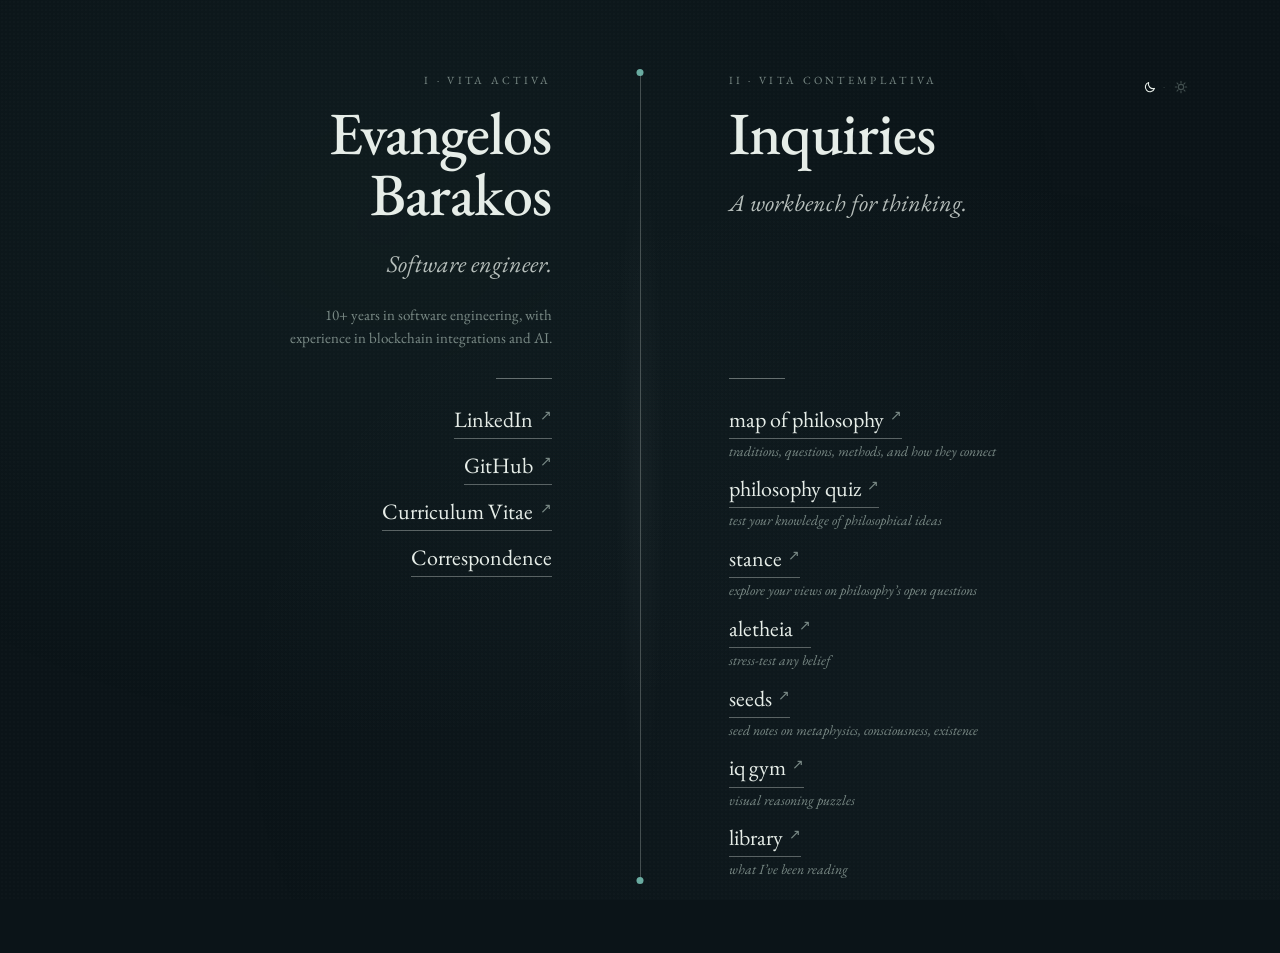
<file: index.html>
<!DOCTYPE HTML>
<html lang="en">
	<head>
		<title>Evangelos Barakos</title>
		<meta charset="utf-8" />
		<meta name="viewport" content="width=device-width, initial-scale=1" />
		<meta name="description" content="Evangelos Barakos — software engineer. 10+ years in software engineering, with experience in blockchain integrations and AI. Inquiries: a workbench for thinking." />
		<meta name="theme-color" content="#0b1418" />
		<meta name="color-scheme" content="dark light" />
		<link rel="canonical" href="https://www.ebarakos.com/" />

		<script>
			(function () {
				try {
					var saved = localStorage.getItem('theme');
					document.documentElement.setAttribute('data-theme', saved === 'light' ? 'light' : 'dark');
				} catch (_) {
					document.documentElement.setAttribute('data-theme', 'dark');
				}
			})();
		</script>

		<meta property="og:title" content="Evangelos Barakos" />
		<meta property="og:description" content="Software engineer. 10+ years in software engineering, with experience in blockchain integrations and AI. Inquiries: a workbench for thinking." />
		<meta property="og:type" content="website" />
		<meta property="og:url" content="https://www.ebarakos.com/" />
		<meta property="og:image" content="https://www.ebarakos.com/assets/og-image-v5.png" />
		<meta property="og:image:width" content="1200" />
		<meta property="og:image:height" content="630" />
		<meta name="twitter:card" content="summary_large_image" />
		<meta name="twitter:title" content="Evangelos Barakos" />
		<meta name="twitter:description" content="Software engineer. 10+ years in software engineering, with experience in blockchain integrations and AI. Inquiries: a workbench for thinking." />
		<meta name="twitter:image" content="https://www.ebarakos.com/assets/og-image-v5.png" />

		<link rel="preload" href="assets/fonts/eb-garamond-latin.woff2" as="font" type="font/woff2" crossorigin />
		<link rel="preload" href="assets/fonts/eb-garamond-latin-italic.woff2" as="font" type="font/woff2" crossorigin />
		<link rel="stylesheet" href="assets/css/main.css" />

		<link rel="icon" href="assets/favicon.svg" type="image/svg+xml" />
		<link rel="alternate icon" href="assets/favicon.ico" />
		<link rel="apple-touch-icon" href="assets/apple-touch-icon.png" />

		<script type="application/ld+json">
		{
			"@context": "https://schema.org",
			"@type": "Person",
			"name": "Evangelos Barakos",
			"url": "https://www.ebarakos.com/",
			"email": "mailto:e.mparakos@gmail.com",
			"knowsAbout": ["Software engineering", "Blockchain integrations", "Philosophy"],
			"sameAs": [
				"https://www.linkedin.com/in/ebarakos",
				"https://github.com/ebarakos"
			]
		}
		</script>
	</head>
	<body>
		<button class="theme-toggle" type="button" aria-label="Dark theme active. Click to switch to light.">
			<span class="theme-opt" data-opt="dark" aria-hidden="true">
				<svg viewBox="0 0 16 16" width="14" height="14" fill="none" stroke="currentColor" stroke-width="1.25" stroke-linecap="round" stroke-linejoin="round">
					<path d="M13.2 9.6A5.4 5.4 0 0 1 6.4 2.8a5.4 5.4 0 1 0 6.8 6.8Z" />
				</svg>
			</span>
			<span class="theme-sep" aria-hidden="true"> · </span>
			<span class="theme-opt" data-opt="light" aria-hidden="true">
				<svg viewBox="0 0 16 16" width="14" height="14" fill="none" stroke="currentColor" stroke-width="1.25" stroke-linecap="round" stroke-linejoin="round">
					<circle cx="8" cy="8" r="3" />
					<path d="M8 1.5v1.8M8 12.7v1.8M1.5 8h1.8M12.7 8h1.8M3.4 3.4l1.3 1.3M11.3 11.3l1.3 1.3M12.6 3.4l-1.3 1.3M4.7 11.3l-1.3 1.3" />
				</svg>
			</span>
		</button>

		<main class="shell">

			<section class="page page-left" aria-labelledby="name-heading">
				<div class="folio">I · Vita Activa</div>
				<div class="plate">
					<div class="plate-head">
						<h1 id="name-heading">Evangelos<br/>Barakos</h1>
						<p class="tagline">Software engineer.</p>
						<div class="bio">
							<p>10+ years in software engineering, with experience in blockchain integrations and AI.</p>
						</div>
					</div>
					<span class="rule"></span>
					<div class="plate-body">
						<nav aria-label="Professional links">
							<ul class="listing">
								<li><a href="https://www.linkedin.com/in/ebarakos" target="_blank" rel="noopener noreferrer">LinkedIn <span class="ext" aria-hidden="true">↗</span></a></li>
								<li><a href="https://github.com/ebarakos" target="_blank" rel="noopener noreferrer">GitHub <span class="ext" aria-hidden="true">↗</span></a></li>
								<li><a href="assets/cv.pdf" target="_blank" rel="noopener noreferrer">Curriculum Vitae <span class="ext" aria-hidden="true">↗</span></a></li>
								<li><a href="mailto:e.mparakos@gmail.com">Correspondence</a></li>
							</ul>
						</nav>
					</div>
				</div>
			</section>

			<div class="spine" aria-hidden="true"></div>

			<section class="page page-right" aria-labelledby="inquiries-heading">
				<div class="folio">II · Vita Contemplativa</div>
				<div class="plate">
					<div class="plate-head">
						<h2 id="inquiries-heading">Inquiries</h2>
						<p class="tagline">A workbench for thinking.</p>
					</div>
					<span class="rule"></span>
					<div class="plate-body">
						<nav aria-label="Personal projects">
							<ul class="listing">
								<li>
									<a href="https://map.ebarakos.com">map of philosophy <span class="ext" aria-hidden="true">↗</span></a>
									<em>traditions, questions, methods, and how they connect</em>
								</li>
								<li>
									<a href="https://quiz.ebarakos.com">philosophy quiz <span class="ext" aria-hidden="true">↗</span></a>
									<em>test your knowledge of philosophical ideas</em>
								</li>
								<li>
									<a href="https://stance.ebarakos.com">stance <span class="ext" aria-hidden="true">↗</span></a>
									<em>explore your views on philosophy&rsquo;s open questions</em>
								</li>
								<li>
									<a href="https://aletheia.ebarakos.com">aletheia <span class="ext" aria-hidden="true">↗</span></a>
									<em>stress-test any belief</em>
								</li>
								<li>
									<a href="https://philosophy.ebarakos.com">seeds <span class="ext" aria-hidden="true">↗</span></a>
									<em>seed notes on metaphysics, consciousness, existence</em>
								</li>
								<li>
									<a href="https://iq.ebarakos.com">iq gym <span class="ext" aria-hidden="true">↗</span></a>
									<em>visual reasoning puzzles</em>
								</li>
								<li>
									<a href="https://www.goodreads.com/user/show/115970348-evangelos-barakos" target="_blank" rel="noopener noreferrer">library <span class="ext" aria-hidden="true">↗</span></a>
									<em>what I&rsquo;ve been reading</em>
								</li>
							</ul>
						</nav>
					</div>
				</div>
			</section>

		</main>

		<script>
			(function () {
				var root = document.documentElement;
				var meta = document.querySelector('meta[name="theme-color"]');
				var btn = document.querySelector('.theme-toggle');
				var themeColors = { dark: '#0b1418', light: '#f4efe1' };
				function apply(theme) {
					root.setAttribute('data-theme', theme);
					if (meta) meta.setAttribute('content', themeColors[theme]);
					if (btn) btn.setAttribute('aria-label', theme === 'light' ? 'Light theme active. Click to switch to dark.' : 'Dark theme active. Click to switch to light.');
					try { localStorage.setItem('theme', theme); } catch (_) {}
				}
				btn.addEventListener('click', function () {
					apply(root.getAttribute('data-theme') === 'light' ? 'dark' : 'light');
				});
				apply(root.getAttribute('data-theme') || 'dark');
			})();
		</script>
	</body>
</html>
</file>
<file: assets/css/main.css>
/*
	Codex — ebarakos.com
	Two facing pages: Vita Activa (left) · Vita Contemplativa (right).
*/

/* Fonts — self-hosted EB Garamond (variable, wght 400–500), latin + greek subsets.
   Licensed under the SIL Open Font License: https://openfontlicense.org */
@font-face {
	font-family: "EB Garamond";
	font-style: normal;
	font-weight: 400 500;
	font-display: swap;
	src: url("../fonts/eb-garamond-latin.woff2") format("woff2");
	unicode-range: U+0000-00FF, U+0131, U+0152-0153, U+02BB-02BC, U+02C6, U+02DA, U+02DC, U+0304, U+0308, U+0329, U+2000-206F, U+20AC, U+2122, U+2191, U+2193, U+2212, U+2215, U+FEFF, U+FFFD;
}
@font-face {
	font-family: "EB Garamond";
	font-style: normal;
	font-weight: 400 500;
	font-display: swap;
	src: url("../fonts/eb-garamond-greek.woff2") format("woff2");
	unicode-range: U+0370-0377, U+037A-037F, U+0384-038A, U+038C, U+038E-03A1, U+03A3-03FF;
}
@font-face {
	font-family: "EB Garamond";
	font-style: italic;
	font-weight: 400 500;
	font-display: swap;
	src: url("../fonts/eb-garamond-latin-italic.woff2") format("woff2");
	unicode-range: U+0000-00FF, U+0131, U+0152-0153, U+02BB-02BC, U+02C6, U+02DA, U+02DC, U+0304, U+0308, U+0329, U+2000-206F, U+20AC, U+2122, U+2191, U+2193, U+2212, U+2215, U+FEFF, U+FFFD;
}
@font-face {
	font-family: "EB Garamond";
	font-style: italic;
	font-weight: 400 500;
	font-display: swap;
	src: url("../fonts/eb-garamond-greek-italic.woff2") format("woff2");
	unicode-range: U+0370-0377, U+037A-037F, U+0384-038A, U+038C, U+038E-03A1, U+03A3-03FF;
}

/* Reset */
html, body, div, span, h1, h2, p, a, em, ul, li, main, section, nav {
	margin: 0;
	padding: 0;
	border: 0;
	font-size: 100%;
	font: inherit;
	vertical-align: baseline;
}
ul { list-style: none; }
*, *:before, *:after { box-sizing: border-box; }

/* Tokens — dark (default) */
:root {
	color-scheme: dark light;
	--bg: #0b1418;
	--ink: #e6ede8;
	--muted: #7a8a86;
	--rule: rgba(230, 237, 232, 0.26);
	--accent: #6fb3a8;
	--accent-2: #8fbcc9;
	--glow-1: rgba(111, 179, 168, 0.05);
	--glow-2: rgba(143, 188, 201, 0.04);
	--noise: rgba(255, 255, 255, 0.03);
	--gutter-shadow: rgba(255, 255, 255, 0.03);
}

/* Tokens — light (parchment codex), user-opt-in via toggle */
:root[data-theme="light"] {
	--bg: #f4efe1;
	--ink: #1c1914;
	--muted: #6a6253;
	--rule: rgba(28, 25, 20, 0.22);
	--accent: #356b60;
	--accent-2: #4e6f7b;
	--glow-1: rgba(53, 107, 96, 0.05);
	--glow-2: rgba(78, 111, 123, 0.04);
	--noise: rgba(28, 25, 20, 0.035);
	--gutter-shadow: rgba(28, 25, 20, 0.05);
}

/* Base */
html, body { height: 100%; }
body {
	font-family: "EB Garamond", serif;
	color: var(--ink);
	background: var(--bg);
	font-size: 18px;
	line-height: 1.55;
	transition: background-color 0.35s ease, color 0.35s ease;
}

/* Ambient glows + fine noise */
body::before {
	content: "";
	position: fixed; inset: 0;
	background:
		radial-gradient(ellipse at 30% 25%, var(--glow-1), transparent 55%),
		radial-gradient(ellipse at 75% 80%, var(--glow-2), transparent 55%);
	pointer-events: none;
	z-index: 0;
}
body::after {
	content: "";
	position: fixed; inset: 0;
	background-image: radial-gradient(var(--noise) 1px, transparent 1px);
	background-size: 4px 4px;
	opacity: 0.5;
	pointer-events: none;
	z-index: 0;
}

/* Layout: two facing pages with a hairline spine. Both pages share the shell's four
   rows (folio · head · rule · body) through subgrid, so the folios, rules and listings
   line up across the spine whatever each side holds. */
.shell {
	position: relative;
	min-height: 100%;
	display: grid;
	grid-template-columns: 1fr 1px 1fr;
	grid-template-rows: auto auto auto auto;
	align-content: center;
	padding: 72px 0;
	animation: fade 1.3s ease both;
	z-index: 1;
}
/* Gutter shadow — simulates the inner curve of an open book */
.shell::before {
	content: "";
	position: absolute;
	left: 50%;
	top: 10%; bottom: 10%;
	width: 56px;
	transform: translateX(-50%);
	background: radial-gradient(ellipse at center, var(--gutter-shadow) 0%, transparent 70%);
	pointer-events: none;
	z-index: 0;
}
@keyframes fade { from { opacity: 0; } to { opacity: 1; } }

.spine {
	grid-column: 2;
	grid-row: 1 / -1;
	background: var(--rule);
	width: 1px;
	position: relative;
	z-index: 1;
}
.spine::before, .spine::after {
	content: "";
	position: absolute;
	left: 50%; transform: translateX(-50%);
	width: 7px; height: 7px; border-radius: 50%;
	background: var(--accent);
	opacity: 0.95;
}
.spine::before { top: -3px; }
.spine::after  { bottom: -3px; }

.page {
	grid-row: 1 / -1;
	display: grid;
	grid-template-rows: subgrid;
	padding: 0 88px;
	position: relative;
	z-index: 1;
}
.page-left  { text-align: right; }
.page-right { text-align: left; }

.folio {
	font-size: 11px;
	letter-spacing: 0.3em;
	text-transform: uppercase;
	color: var(--muted);
	margin-bottom: 14px;
}

/* The plate's children (head · rule · body) sit directly on the page's subgrid rows. */
.plate { display: contents; }

/* Display headings — h1 and h2 share the same plate-title style */
h1, h2 {
	font-family: "EB Garamond", serif;
	font-weight: 500;
	font-size: 60px;
	line-height: 1.02;
	letter-spacing: -0.015em;
}
h1 em, h2 em {
	color: var(--accent);
	font-style: italic;
	font-weight: 500;
}
.tagline {
	font-family: "EB Garamond", serif;
	font-style: italic;
	font-weight: 400;
	color: var(--ink);
	opacity: 0.78;
	font-size: 24px;
	line-height: 1.4;
	margin-top: 22px;
	max-width: 440px;
	text-wrap: balance;
}
.page-left .tagline { margin-left: auto; }

.bio {
	font-family: "EB Garamond", serif;
	font-size: 15px;
	line-height: 1.55;
	color: var(--muted);
	margin-top: 22px;
	max-width: 440px;
	text-wrap: balance;
}
.bio p { margin: 0; }
.bio p + p { margin-top: 4px; }
.page-left .bio { margin-left: auto; text-align: right; }

.rule {
	display: block;
	width: 56px; height: 1px;
	background: var(--ink);
	opacity: 0.4;
	margin: 28px 0 24px 0;
}
.page-left .rule  { justify-self: end; }
.page-right .rule { justify-self: start; }

/* Listings */
.listing {
	display: flex;
	flex-direction: column;
	gap: 10px;
	font-size: 22px;
}
.listing a {
	color: var(--ink);
	text-decoration: none;
	position: relative;
	display: inline-block;
	padding-bottom: 2px;
	transition: color .2s;
	background-image: linear-gradient(
		color-mix(in srgb, currentColor 35%, transparent),
		color-mix(in srgb, currentColor 35%, transparent)
	);
	background-repeat: no-repeat;
	background-position: 0 100%;
	background-size: 100% 1px;
}
.listing a::after {
	content: "";
	position: absolute;
	left: 0; right: 0; bottom: 0;
	height: 1px;
	background: var(--accent);
	transform: scaleX(0);
	transform-origin: right;
	transition: transform .3s ease;
}
.page-right .listing a::after { transform-origin: left; }
.listing a:hover { color: var(--accent); }
.listing a:hover::after { transform: scaleX(1); }
.listing a:focus-visible { color: var(--accent); outline: none; }
.listing a:focus-visible::after { transform: scaleX(1); }
.listing a .ext {
	display: inline-block;
	font-size: 0.62em;
	color: var(--muted);
	margin-left: 0.2em;
	vertical-align: 0.45em;
	letter-spacing: 0;
	transition: color .25s ease, transform .25s ease;
}
.listing a:hover .ext,
.listing a:focus-visible .ext { color: var(--accent); transform: translate(1px, -1px); }
.listing em {
	display: block;
	font-size: 14px;
	color: var(--muted);
	margin-top: 2px;
	font-style: italic;
}
.page-left .listing { align-items: flex-end; }

/* Theme toggle — a small typographic switch, top-right of viewport */
.theme-toggle {
	position: fixed;
	top: 72px;
	right: 88px;
	z-index: 3;
	background: none;
	border: 0;
	padding: 6px 4px;
	font: inherit;
	font-size: 11px;
	letter-spacing: 0.28em;
	text-transform: uppercase;
	color: var(--muted);
	cursor: pointer;
	display: inline-flex;
	align-items: center;
	gap: 0;
}
.theme-toggle .theme-opt { transition: color 0.25s ease, opacity 0.25s ease; opacity: 0.5; display: inline-flex; align-items: center; }
.theme-toggle .theme-opt svg { display: block; }
.theme-toggle .theme-sep { padding: 0 6px; opacity: 0.35; }
:root[data-theme="dark"] .theme-opt[data-opt="dark"],
:root[data-theme="light"] .theme-opt[data-opt="light"] { color: var(--ink); opacity: 1; }
:root[data-theme="dark"] .theme-toggle:hover .theme-opt[data-opt="light"],
:root[data-theme="light"] .theme-toggle:hover .theme-opt[data-opt="dark"] { color: var(--accent); opacity: 1; }
.theme-toggle:focus-visible { outline: 1px solid var(--accent); outline-offset: 4px; }

/* Reduced motion */
@media (prefers-reduced-motion: reduce) {
	*, *::before, *::after {
		animation-duration: 0.01ms !important;
		transition-duration: 0.01ms !important;
	}
}

/* Intermediate: narrow laptop / large tablet */
@media (min-width: 901px) and (max-width: 1180px) {
	.shell { padding: 56px 0; }
	.page { padding: 0 56px; }
	h1, h2 { font-size: 48px; }
	.listing { font-size: 20px; }
	.tagline { font-size: 21px; }
	.bio { font-size: 14px; }
}

/* Mobile */
@media (max-width: 900px) {
	.shell {
		grid-template-columns: 1fr;
		grid-template-rows: auto;
		min-height: 100%;
		padding: 0;
	}
	.shell::before { display: none; }

	.spine {
		grid-column: auto;
		grid-row: auto;
		width: 100%;
		height: 56px;
		background: none;
		display: grid;
		place-items: center;
		margin: 0;
	}
	.spine::before {
		content: "";
		grid-area: 1 / 1;
		position: static;
		transform: none;
		width: 72%; height: 1px;
		background: linear-gradient(to right,
			var(--rule) calc(50% - 24px), transparent 0,
			transparent calc(50% + 24px), var(--rule) 0);
		border-radius: 0;
		top: auto;
		opacity: 1;
		justify-self: center;
	}
	.spine::after {
		content: "✦";
		grid-area: 1 / 1;
		position: static;
		transform: none;
		width: auto; height: auto;
		border-radius: 0;
		background: none;
		color: var(--accent);
		font-size: 18px;
		padding: 0 16px;
		opacity: 0.9;
		bottom: auto;
		z-index: 1;
	}

	.page { grid-row: auto; display: block; padding: 48px 28px; }
	.page-left, .page-right { text-align: left; }
	.page-left .listing { align-items: flex-start; }
	.page-left .tagline { margin-left: 0; }
	.page-left .bio { margin-left: 0; text-align: left; }
	.page-left .rule { justify-self: start; }
	h1, h2 { font-size: 40px; }
	.listing { font-size: 20px; }
	.tagline { font-size: 20px; margin-top: 18px; }
	.bio { font-size: 14px; margin-top: 18px; }

	.theme-toggle { top: 18px; right: 20px; font-size: 10px; letter-spacing: 0.22em; }
}

/* Intermediate: shrink toggle inset with the page */
@media (min-width: 901px) and (max-width: 1180px) {
	.theme-toggle { top: 56px; right: 56px; }
}

/* Print — the codex as a printed object */
@media print {
	:root {
		--bg: #f6f1e3;
		--ink: #1a1410;
		--muted: #4f4a3f;
		--rule: rgba(26, 20, 16, 0.3);
		--accent: #2e5a50;
		--glow-1: transparent;
		--glow-2: transparent;
		--noise: transparent;
		--gutter-shadow: transparent;
	}
	body { overflow: visible; font-size: 11pt; background: var(--bg); color: var(--ink); }
	body::before, body::after { display: none; }
	.theme-toggle { display: none; }
	.shell { display: block; min-height: 0; animation: none; }
	.shell::before { display: none; }
	.spine { display: none; }
	.page { display: block; padding: 0.6in 0.7in; text-align: left; page-break-after: always; }
	.page-right { page-break-after: auto; }
	.page-left .listing { align-items: flex-start; }
	.page-left .tagline, .page-left .bio { margin-left: 0; text-align: left; }
	h1, h2 { font-size: 36pt; }
	.listing { font-size: 12pt; }
	.listing a { color: var(--ink); background-image: none; }
	.listing a .ext { display: none; }
	.listing a::after { display: none; }
	.listing a[href^="http"]::after,
	.listing a[href^="mailto"]::after {
		content: " (" attr(href) ")";
		position: static;
		display: inline;
		background: none;
		color: var(--muted);
		font-size: 0.8em;
		font-style: italic;
		transform: none;
		height: auto;
	}
}
</file>
